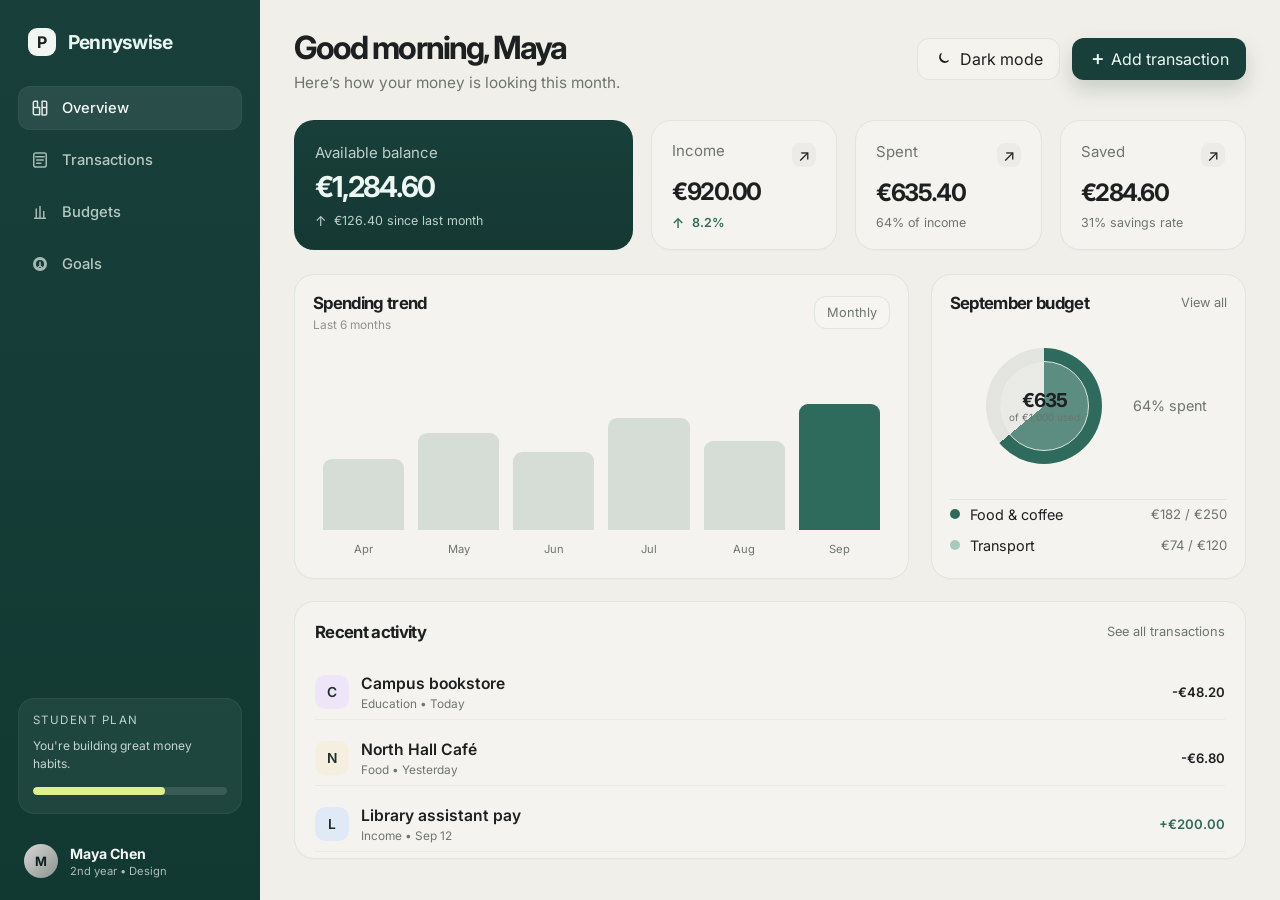
<file: Frontend/index.html>
<!DOCTYPE html>
<html lang="en">
  <head>
    <meta charset="UTF-8" />
    <meta name="viewport" content="width=device-width, initial-scale=1.0" />
    <title>Pennyswise Dashboard</title>
    <link rel="preconnect" href="https://fonts.googleapis.com" />
    <link rel="preconnect" href="https://fonts.gstatic.com" crossorigin />
    <link href="https://fonts.googleapis.com/css2?family=Inter:wght@400;500;600;700;800&display=swap" rel="stylesheet" />
    <link rel="stylesheet" href="styles.css" />
  </head>
  <body>
    <div class="app-shell">
      <aside class="sidebar">
        <div class="brand-row">
          <div class="brand-mark">P</div>
          <span class="brand-name">Pennyswise</span>
        </div>

        <nav class="side-nav" aria-label="Sidebar navigation">
          <a class="nav-item active" href="index.html">
            <span class="icon">
              <svg viewBox="0 0 24 24" aria-hidden="true"><path d="M4 11.5V5.5A1.5 1.5 0 0 1 5.5 4H9v7.5H4Zm0 0h7.5V20H5.5A1.5 1.5 0 0 1 4 18.5v-7Zm10.5 0V4H18.5A1.5 1.5 0 0 1 20 5.5v6h-5.5Zm0 0H20v7.5a1.5 1.5 0 0 1-1.5 1.5H14.5v-9Z"/></svg>
            </span>
            <span>Overview</span>
          </a>
          <a class="nav-item" href="transactions.html">
            <span class="icon">
              <svg viewBox="0 0 24 24" aria-hidden="true"><path d="M7 3.5h10A2.5 2.5 0 0 1 19.5 6v12A2.5 2.5 0 0 1 17 20.5H7A2.5 2.5 0 0 1 4.5 18V6A2.5 2.5 0 0 1 7 3.5Zm0 4.5h10M8 12h8M8 16h5"/></svg>
            </span>
            <span>Transactions</span>
          </a>
          <a class="nav-item" href="budgets.html">
            <span class="icon">
              <svg viewBox="0 0 24 24" aria-hidden="true"><path d="M5.5 19.5h13M7.5 19.5V8.5m4.5 11V5.5m4.5 14v-8"/></svg>
            </span>
            <span>Budgets</span>
          </a>
          <a class="nav-item" href="goals.html">
            <span class="icon">
              <svg viewBox="0 0 24 24" aria-hidden="true"><path d="M12 4.5a7.5 7.5 0 1 0 0 15a7.5 7.5 0 0 0 0-15Zm0 1.75a5.75 5.75 0 1 1 0 11.5a5.75 5.75 0 0 1 0-11.5Zm0 3.5v4.25m0 0l2.25 2.25m-2.25-2.25l-2.25 2.25"/></svg>
            </span>
            <span>Goals</span>
          </a>
        </nav>

        <div class="plan-box">
          <div class="plan-label">STUDENT PLAN</div>
          <div class="plan-text">You're building great money habits.</div>
          <div class="plan-progress">
            <span></span>
          </div>
        </div>

        <div class="profile-box">
          <div class="avatar">M</div>
          <div class="profile-meta">
            <strong>Maya Chen</strong>
            <span>2nd year • Design</span>
          </div>
        </div>
      </aside>

      <main class="main-panel">
        <header class="topbar">
          <div>
            <h1>Good morning, Maya</h1>
            <p>Here’s how your money is looking this month.</p>
          </div>

          <div class="toolbar">
            <button class="ghost-button" id="themeToggle" type="button">
              <span class="button-icon">
                <svg viewBox="0 0 24 24" aria-hidden="true"><path d="M20 14.75A7.75 7.75 0 0 1 9.25 4a7.6 7.6 0 0 0 10.75 10.75Z"/></svg>
              </span>
              <span>Dark mode</span>
            </button>
            <button class="primary-button" type="button">
              <span class="button-icon plus-icon">+</span>
              <span>Add transaction</span>
            </button>
          </div>
        </header>

        <section class="stats-grid" aria-label="Balance overview">
          <article class="stat-card featured">
            <div class="stat-label">Available balance</div>
            <div class="stat-value">€1,284.60</div>
            <div class="stat-footnote">
              <span class="up-arrow">↑</span>
              €126.40 since last month
            </div>
          </article>

          <article class="stat-card">
            <div class="card-header-line">
              <div class="stat-label">Income</div>
              <span class="mini-icon">↗</span>
            </div>
            <div class="stat-value small">€920.00</div>
            <div class="stat-footnote positive">
              <span class="up-arrow">↑</span>
              8.2%
            </div>
          </article>

          <article class="stat-card">
            <div class="card-header-line">
              <div class="stat-label">Spent</div>
              <span class="mini-icon">↗</span>
            </div>
            <div class="stat-value small">€635.40</div>
            <div class="stat-footnote neutral">
              64% of income
            </div>
          </article>

          <article class="stat-card">
            <div class="card-header-line">
              <div class="stat-label">Saved</div>
              <span class="mini-icon">↗</span>
            </div>
            <div class="stat-value small">€284.60</div>
            <div class="stat-footnote neutral">
              31% savings rate
            </div>
          </article>
        </section>

        <section class="bottom-grid">
          <article class="panel chart-panel">
            <div class="panel-head">
              <div>
                <h2>Spending trend</h2>
                <span>Last 6 months</span>
              </div>

              <button type="button" class="period-toggle">Monthly</button>
            </div>

            <div class="bars" aria-label="Bar chart of spending trend">
              <div class="bar-group">
                <div class="bar" style="height: 38%"></div>
                <span>Apr</span>
              </div>
              <div class="bar-group">
                <div class="bar" style="height: 52%"></div>
                <span>May</span>
              </div>
              <div class="bar-group">
                <div class="bar" style="height: 42%"></div>
                <span>Jun</span>
              </div>
              <div class="bar-group">
                <div class="bar" style="height: 60%"></div>
                <span>Jul</span>
              </div>
              <div class="bar-group">
                <div class="bar" style="height: 48%"></div>
                <span>Aug</span>
              </div>
              <div class="bar-group active">
                <div class="bar" style="height: 68%"></div>
                <span>Sep</span>
              </div>
            </div>
          </article>

          <article class="panel budget-panel">
            <div class="panel-head compact">
              <h2>September budget</h2>
              <button type="button" class="link-button">View all</button>
            </div>

            <div class="budget-summary">
              <div class="donut-wrap">
                <div class="donut">
                  <div class="donut-inner">
                    <strong>€635</strong>
                    <span>of €1,000 used</span>
                  </div>
                </div>
              </div>
              <div class="budget-percent">64% spent</div>
            </div>

            <div class="budget-list">
              <div class="budget-item">
                <div class="item-label">
                  <span class="dot food"></span>
                  <span>Food &amp; coffee</span>
                </div>
                <span class="amount">€182 / €250</span>
              </div>
              <div class="budget-item">
                <div class="item-label">
                  <span class="dot transport"></span>
                  <span>Transport</span>
                </div>
                <span class="amount">€74 / €120</span>
              </div>
            </div>
          </article>
        </section>

        <section class="activity-card">
          <div class="panel-head compact">
            <h2>Recent activity</h2>
            <button type="button" class="link-button">See all transactions</button>
          </div>

          <div class="activity-list">
            <div class="activity-row">
              <div class="activity-info">
                <div class="activity-icon purple">C</div>
                <div>
                  <div class="title">Campus bookstore</div>
                  <div class="meta">Education • Today</div>
                </div>
              </div>
              <span class="amount negative">-€48.20</span>
            </div>

            <div class="activity-row">
              <div class="activity-info">
                <div class="activity-icon beige">N</div>
                <div>
                  <div class="title">North Hall Café</div>
                  <div class="meta">Food • Yesterday</div>
                </div>
              </div>
              <span class="amount negative">-€6.80</span>
            </div>

            <div class="activity-row">
              <div class="activity-info">
                <div class="activity-icon blue">L</div>
                <div>
                  <div class="title">Library assistant pay</div>
                  <div class="meta">Income • Sep 12</div>
                </div>
              </div>
              <span class="amount positive">+€200.00</span>
            </div>
          </div>
        </section>
      </main>
    </div>

    <script src="script.js"></script>
  </body>
</html>
</file>
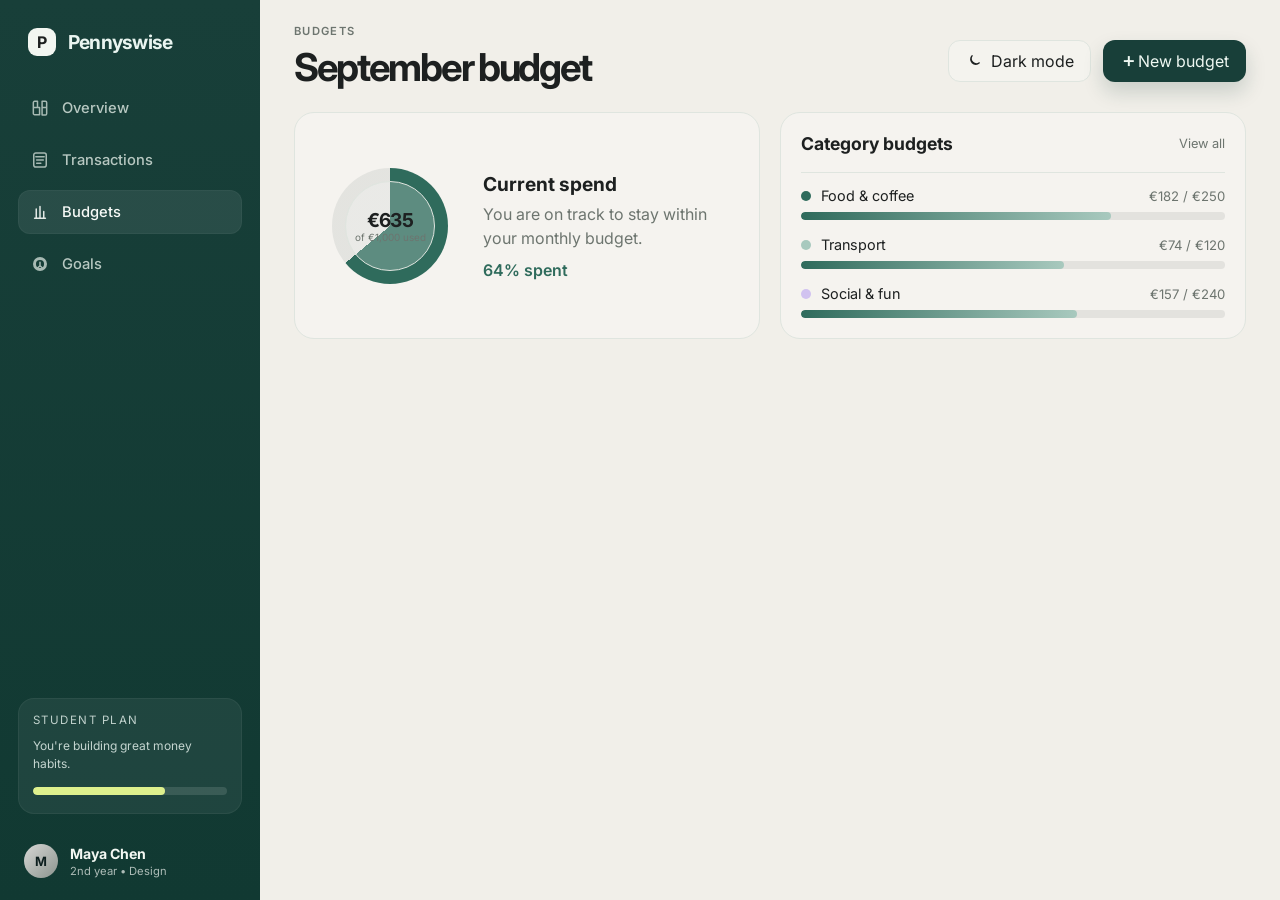
<file: Frontend/budgets.html>
<!DOCTYPE html>
<html lang="en">
  <head>
    <meta charset="UTF-8" />
    <meta name="viewport" content="width=device-width, initial-scale=1.0" />
    <title>Pennyswise | Budgets</title>
    <link rel="preconnect" href="https://fonts.googleapis.com" />
    <link rel="preconnect" href="https://fonts.gstatic.com" crossorigin />
    <link href="https://fonts.googleapis.com/css2?family=Inter:wght@400;500;600;700;800&display=swap" rel="stylesheet" />
    <link rel="stylesheet" href="styles.css" />
  </head>
  <body>
    <div class="app-shell">
      <aside class="sidebar">
        <div class="brand-row">
          <div class="brand-mark">P</div>
          <span class="brand-name">Pennyswise</span>
        </div>

        <nav class="side-nav" aria-label="Sidebar navigation">
          <a class="nav-item" href="index.html">
            <span class="icon"><svg viewBox="0 0 24 24" aria-hidden="true"><path d="M4 11.5V5.5A1.5 1.5 0 0 1 5.5 4H9v7.5H4Zm0 0h7.5V20H5.5A1.5 1.5 0 0 1 4 18.5v-7Zm10.5 0V4H18.5A1.5 1.5 0 0 1 20 5.5v6h-5.5Zm0 0H20v7.5a1.5 1.5 0 0 1-1.5 1.5H14.5v-9Z"/></svg></span>
            <span>Overview</span>
          </a>
          <a class="nav-item" href="transactions.html">
            <span class="icon"><svg viewBox="0 0 24 24" aria-hidden="true"><path d="M7 3.5h10A2.5 2.5 0 0 1 19.5 6v12A2.5 2.5 0 0 1 17 20.5H7A2.5 2.5 0 0 1 4.5 18V6A2.5 2.5 0 0 1 7 3.5Zm0 4.5h10M8 12h8M8 16h5"/></svg></span>
            <span>Transactions</span>
          </a>
          <a class="nav-item active" href="budgets.html">
            <span class="icon"><svg viewBox="0 0 24 24" aria-hidden="true"><path d="M5.5 19.5h13M7.5 19.5V8.5m4.5 11V5.5m4.5 14v-8"/></svg></span>
            <span>Budgets</span>
          </a>
          <a class="nav-item" href="goals.html">
            <span class="icon"><svg viewBox="0 0 24 24" aria-hidden="true"><path d="M12 4.5a7.5 7.5 0 1 0 0 15a7.5 7.5 0 0 0 0-15Zm0 1.75a5.75 5.75 0 1 1 0 11.5a5.75 5.75 0 0 1 0-11.5Zm0 3.5v4.25m0 0l2.25 2.25m-2.25-2.25l-2.25 2.25"/></svg></span>
            <span>Goals</span>
          </a>
        </nav>

        <div class="plan-box">
          <div class="plan-label">STUDENT PLAN</div>
          <div class="plan-text">You're building great money habits.</div>
          <div class="plan-progress"><span></span></div>
        </div>

        <div class="profile-box">
          <div class="avatar">M</div>
          <div class="profile-meta">
            <strong>Maya Chen</strong>
            <span>2nd year • Design</span>
          </div>
        </div>
      </aside>

      <main class="main-panel inner-page">
        <header class="page-header">
          <div>
            <p class="eyebrow">Budgets</p>
            <h1>September budget</h1>
          </div>
          <div class="toolbar">
            <button class="ghost-button" id="themeToggle" type="button">
              <span class="button-icon">
                <svg viewBox="0 0 24 24" aria-hidden="true"><path d="M20 14.75A7.75 7.75 0 0 1 9.25 4a7.6 7.6 0 0 0 10.75 10.75Z"/></svg>
              </span>
              <span>Dark mode</span>
            </button>
            <button class="primary-button" type="button"><span class="button-icon plus-icon">+</span><span>New budget</span></button>
          </div>
        </header>

        <section class="budget-grid">
          <article class="content-card budget-hero">
            <div class="donut-wrap">
              <div class="donut">
                <div class="donut-inner">
                  <strong>€635</strong>
                  <span>of €1,000 used</span>
                </div>
              </div>
            </div>
            <div class="budget-copy">
              <h2>Current spend</h2>
              <p>You are on track to stay within your monthly budget.</p>
              <span class="positive">64% spent</span>
            </div>
          </article>

          <article class="content-card">
            <div class="list-header">
              <h2>Category budgets</h2>
              <button class="link-button" type="button">View all</button>
            </div>

            <div class="budget-list vertical">
              <div class="budget-item line-item">
                <div class="item-label"><span class="dot food"></span><span>Food &amp; coffee</span></div>
                <span class="amount">€182 / €250</span>
              </div>
              <div class="progress-track"><span style="width: 73%"></span></div>

              <div class="budget-item line-item">
                <div class="item-label"><span class="dot transport"></span><span>Transport</span></div>
                <span class="amount">€74 / €120</span>
              </div>
              <div class="progress-track"><span style="width: 62%"></span></div>

              <div class="budget-item line-item">
                <div class="item-label"><span class="dot social"></span><span>Social &amp; fun</span></div>
                <span class="amount">€157 / €240</span>
              </div>
              <div class="progress-track"><span style="width: 65%"></span></div>
            </div>
          </article>
        </section>
      </main>
    </div>

    <script src="script.js"></script>
  </body>
</html>
</file>
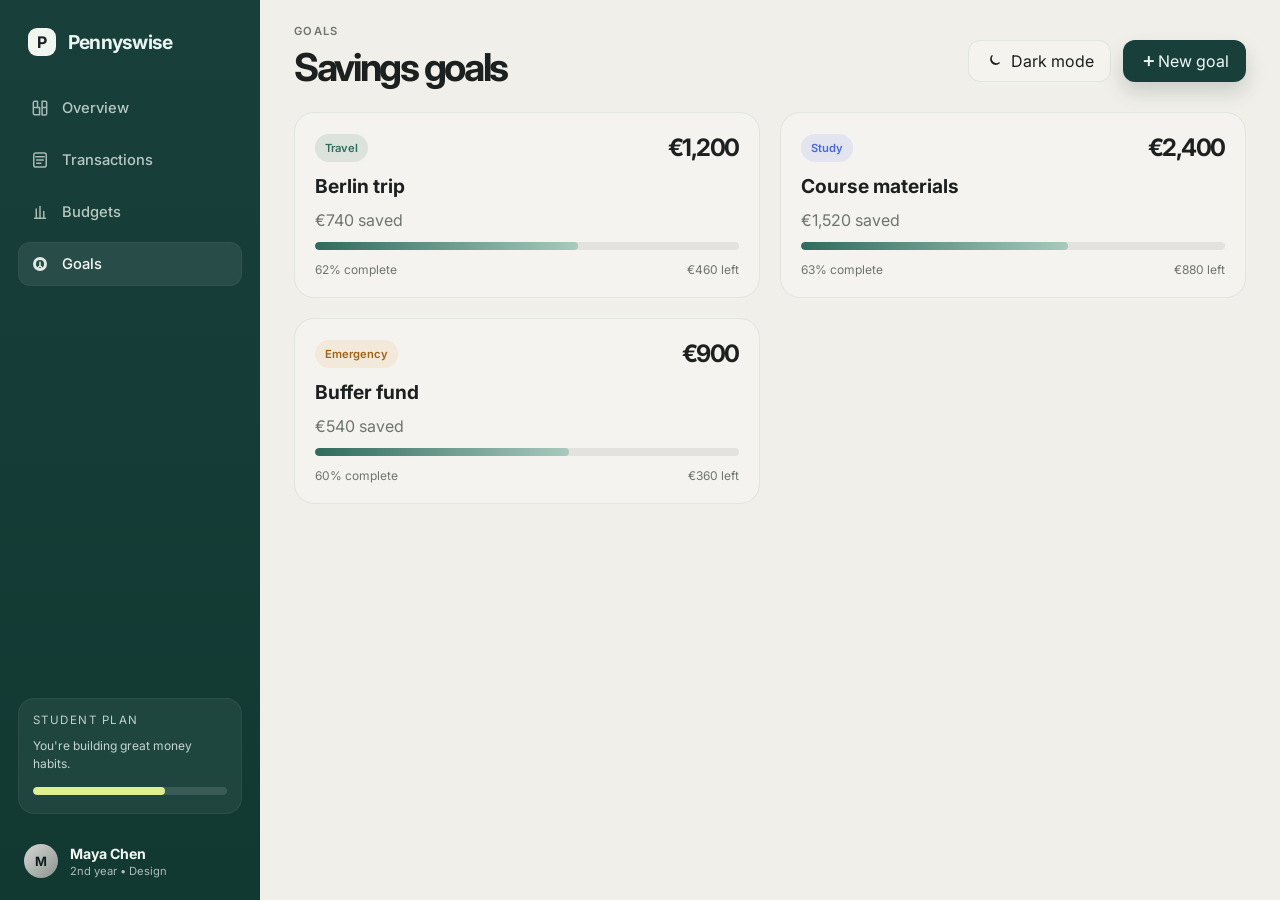
<file: Frontend/goals.html>
<!DOCTYPE html>
<html lang="en">
  <head>
    <meta charset="UTF-8" />
    <meta name="viewport" content="width=device-width, initial-scale=1.0" />
    <title>Pennyswise | Goals</title>
    <link rel="preconnect" href="https://fonts.googleapis.com" />
    <link rel="preconnect" href="https://fonts.gstatic.com" crossorigin />
    <link href="https://fonts.googleapis.com/css2?family=Inter:wght@400;500;600;700;800&display=swap" rel="stylesheet" />
    <link rel="stylesheet" href="styles.css" />
  </head>
  <body>
    <div class="app-shell">
      <aside class="sidebar">
        <div class="brand-row">
          <div class="brand-mark">P</div>
          <span class="brand-name">Pennyswise</span>
        </div>

        <nav class="side-nav" aria-label="Sidebar navigation">
          <a class="nav-item" href="index.html">
            <span class="icon"><svg viewBox="0 0 24 24" aria-hidden="true"><path d="M4 11.5V5.5A1.5 1.5 0 0 1 5.5 4H9v7.5H4Zm0 0h7.5V20H5.5A1.5 1.5 0 0 1 4 18.5v-7Zm10.5 0V4H18.5A1.5 1.5 0 0 1 20 5.5v6h-5.5Zm0 0H20v7.5a1.5 1.5 0 0 1-1.5 1.5H14.5v-9Z"/></svg></span>
            <span>Overview</span>
          </a>
          <a class="nav-item" href="transactions.html">
            <span class="icon"><svg viewBox="0 0 24 24" aria-hidden="true"><path d="M7 3.5h10A2.5 2.5 0 0 1 19.5 6v12A2.5 2.5 0 0 1 17 20.5H7A2.5 2.5 0 0 1 4.5 18V6A2.5 2.5 0 0 1 7 3.5Zm0 4.5h10M8 12h8M8 16h5"/></svg></span>
            <span>Transactions</span>
          </a>
          <a class="nav-item" href="budgets.html">
            <span class="icon"><svg viewBox="0 0 24 24" aria-hidden="true"><path d="M5.5 19.5h13M7.5 19.5V8.5m4.5 11V5.5m4.5 14v-8"/></svg></span>
            <span>Budgets</span>
          </a>
          <a class="nav-item active" href="goals.html">
            <span class="icon"><svg viewBox="0 0 24 24" aria-hidden="true"><path d="M12 4.5a7.5 7.5 0 1 0 0 15a7.5 7.5 0 0 0 0-15Zm0 1.75a5.75 5.75 0 1 1 0 11.5a5.75 5.75 0 0 1 0-11.5Zm0 3.5v4.25m0 0l2.25 2.25m-2.25-2.25l-2.25 2.25"/></svg></span>
            <span>Goals</span>
          </a>
        </nav>

        <div class="plan-box">
          <div class="plan-label">STUDENT PLAN</div>
          <div class="plan-text">You're building great money habits.</div>
          <div class="plan-progress"><span></span></div>
        </div>

        <div class="profile-box">
          <div class="avatar">M</div>
          <div class="profile-meta">
            <strong>Maya Chen</strong>
            <span>2nd year • Design</span>
          </div>
        </div>
      </aside>

      <main class="main-panel inner-page">
        <header class="page-header">
          <div>
            <p class="eyebrow">Goals</p>
            <h1>Savings goals</h1>
          </div>
          <div class="toolbar">
            <button class="ghost-button" id="themeToggle" type="button">
              <span class="button-icon">
                <svg viewBox="0 0 24 24" aria-hidden="true"><path d="M20 14.75A7.75 7.75 0 0 1 9.25 4a7.6 7.6 0 0 0 10.75 10.75Z"/></svg>
              </span>
              <span>Dark mode</span>
            </button>
            <button class="primary-button" type="button"><span class="button-icon plus-icon">+</span><span>New goal</span></button>
          </div>
        </header>

        <section class="goal-grid">
          <article class="content-card goal-card">
            <div class="goal-top">
              <span class="goal-tag green">Travel</span>
              <strong>€1,200</strong>
            </div>
            <h3>Berlin trip</h3>
            <p>€740 saved</p>
            <div class="progress-track"><span style="width: 62%"></span></div>
            <div class="goal-meta"><span>62% complete</span><span>€460 left</span></div>
          </article>

          <article class="content-card goal-card">
            <div class="goal-top">
              <span class="goal-tag blue">Study</span>
              <strong>€2,400</strong>
            </div>
            <h3>Course materials</h3>
            <p>€1,520 saved</p>
            <div class="progress-track"><span style="width: 63%"></span></div>
            <div class="goal-meta"><span>63% complete</span><span>€880 left</span></div>
          </article>

          <article class="content-card goal-card">
            <div class="goal-top">
              <span class="goal-tag orange">Emergency</span>
              <strong>€900</strong>
            </div>
            <h3>Buffer fund</h3>
            <p>€540 saved</p>
            <div class="progress-track"><span style="width: 60%"></span></div>
            <div class="goal-meta"><span>60% complete</span><span>€360 left</span></div>
          </article>
        </section>
      </main>
    </div>

    <script src="script.js"></script>
  </body>
</html>
</file>
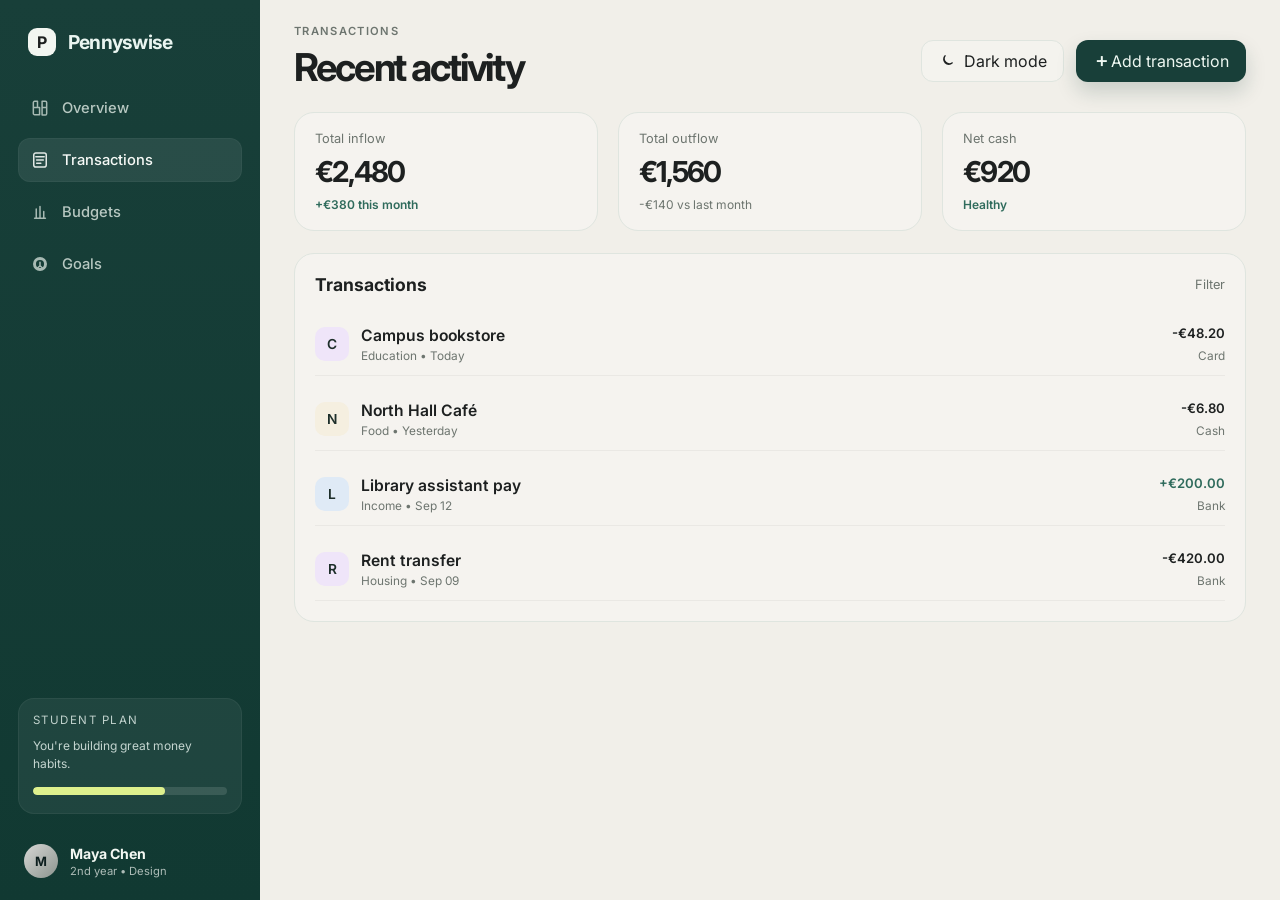
<file: Frontend/transactions.html>
<!DOCTYPE html>
<html lang="en">
  <head>
    <meta charset="UTF-8" />
    <meta name="viewport" content="width=device-width, initial-scale=1.0" />
    <title>Pennyswise | Transactions</title>
    <link rel="preconnect" href="https://fonts.googleapis.com" />
    <link rel="preconnect" href="https://fonts.gstatic.com" crossorigin />
    <link href="https://fonts.googleapis.com/css2?family=Inter:wght@400;500;600;700;800&display=swap" rel="stylesheet" />
    <link rel="stylesheet" href="styles.css" />
  </head>
  <body>
    <div class="app-shell">
      <aside class="sidebar">
        <div class="brand-row">
          <div class="brand-mark">P</div>
          <span class="brand-name">Pennyswise</span>
        </div>

        <nav class="side-nav" aria-label="Sidebar navigation">
          <a class="nav-item" href="index.html">
            <span class="icon"><svg viewBox="0 0 24 24" aria-hidden="true"><path d="M4 11.5V5.5A1.5 1.5 0 0 1 5.5 4H9v7.5H4Zm0 0h7.5V20H5.5A1.5 1.5 0 0 1 4 18.5v-7Zm10.5 0V4H18.5A1.5 1.5 0 0 1 20 5.5v6h-5.5Zm0 0H20v7.5a1.5 1.5 0 0 1-1.5 1.5H14.5v-9Z"/></svg></span>
            <span>Overview</span>
          </a>
          <a class="nav-item active" href="transactions.html">
            <span class="icon"><svg viewBox="0 0 24 24" aria-hidden="true"><path d="M7 3.5h10A2.5 2.5 0 0 1 19.5 6v12A2.5 2.5 0 0 1 17 20.5H7A2.5 2.5 0 0 1 4.5 18V6A2.5 2.5 0 0 1 7 3.5Zm0 4.5h10M8 12h8M8 16h5"/></svg></span>
            <span>Transactions</span>
          </a>
          <a class="nav-item" href="budgets.html">
            <span class="icon"><svg viewBox="0 0 24 24" aria-hidden="true"><path d="M5.5 19.5h13M7.5 19.5V8.5m4.5 11V5.5m4.5 14v-8"/></svg></span>
            <span>Budgets</span>
          </a>
          <a class="nav-item" href="goals.html">
            <span class="icon"><svg viewBox="0 0 24 24" aria-hidden="true"><path d="M12 4.5a7.5 7.5 0 1 0 0 15a7.5 7.5 0 0 0 0-15Zm0 1.75a5.75 5.75 0 1 1 0 11.5a5.75 5.75 0 0 1 0-11.5Zm0 3.5v4.25m0 0l2.25 2.25m-2.25-2.25l-2.25 2.25"/></svg></span>
            <span>Goals</span>
          </a>
        </nav>

        <div class="plan-box">
          <div class="plan-label">STUDENT PLAN</div>
          <div class="plan-text">You're building great money habits.</div>
          <div class="plan-progress"><span></span></div>
        </div>

        <div class="profile-box">
          <div class="avatar">M</div>
          <div class="profile-meta">
            <strong>Maya Chen</strong>
            <span>2nd year • Design</span>
          </div>
        </div>
      </aside>

      <main class="main-panel inner-page">
        <header class="page-header">
          <div>
            <p class="eyebrow">Transactions</p>
            <h1>Recent activity</h1>
          </div>
          <div class="toolbar">
            <button class="ghost-button" id="themeToggle" type="button">
              <span class="button-icon">
                <svg viewBox="0 0 24 24" aria-hidden="true"><path d="M20 14.75A7.75 7.75 0 0 1 9.25 4a7.6 7.6 0 0 0 10.75 10.75Z"/></svg>
              </span>
              <span>Dark mode</span>
            </button>
            <button class="primary-button" type="button"><span class="button-icon plus-icon">+</span><span>Add transaction</span></button>
          </div>
        </header>

        <section class="page-summary-grid">
          <article class="mini-stat-card">
            <span class="mini-label">Total inflow</span>
            <strong>€2,480</strong>
            <small class="positive">+€380 this month</small>
          </article>
          <article class="mini-stat-card">
            <span class="mini-label">Total outflow</span>
            <strong>€1,560</strong>
            <small class="neutral">-€140 vs last month</small>
          </article>
          <article class="mini-stat-card">
            <span class="mini-label">Net cash</span>
            <strong>€920</strong>
            <small class="positive">Healthy</small>
          </article>
        </section>

        <section class="content-card">
          <div class="list-header">
            <h2>Transactions</h2>
            <button class="link-button" type="button">Filter</button>
          </div>

          <div class="transaction-list">
            <div class="transaction-row">
              <div class="transaction-main">
                <div class="activity-icon purple">C</div>
                <div>
                  <div class="title">Campus bookstore</div>
                  <div class="meta">Education • Today</div>
                </div>
              </div>
              <div class="transaction-side">
                <span class="amount negative">-€48.20</span>
                <span class="meta">Card</span>
              </div>
            </div>

            <div class="transaction-row">
              <div class="transaction-main">
                <div class="activity-icon beige">N</div>
                <div>
                  <div class="title">North Hall Café</div>
                  <div class="meta">Food • Yesterday</div>
                </div>
              </div>
              <div class="transaction-side">
                <span class="amount negative">-€6.80</span>
                <span class="meta">Cash</span>
              </div>
            </div>

            <div class="transaction-row">
              <div class="transaction-main">
                <div class="activity-icon blue">L</div>
                <div>
                  <div class="title">Library assistant pay</div>
                  <div class="meta">Income • Sep 12</div>
                </div>
              </div>
              <div class="transaction-side">
                <span class="amount positive">+€200.00</span>
                <span class="meta">Bank</span>
              </div>
            </div>

            <div class="transaction-row">
              <div class="transaction-main">
                <div class="activity-icon purple">R</div>
                <div>
                  <div class="title">Rent transfer</div>
                  <div class="meta">Housing • Sep 09</div>
                </div>
              </div>
              <div class="transaction-side">
                <span class="amount negative">-€420.00</span>
                <span class="meta">Bank</span>
              </div>
            </div>
          </div>
        </section>
      </main>
    </div>

    <script src="script.js"></script>
  </body>
</html>
</file>
<file: Frontend/styles.css>
:root {
  --page-bg: #f1efe9;
  --panel-bg: #f7f6f3;
  --panel-strong: #e5e6e2;
  --sidebar-bg: #183f39;
  --sidebar-bg-2: #113932;
  --card-soft: #eef5f1;
  --card-soft-2: #dde8e4;
  --primary: #2f6b5c;
  --primary-dark: #1d4e45;
  --text: #1d2020;
  --muted: #6d756f;
  --muted-2: #8d938f;
  --line: #dfe5df;
  --budget: #cfe0d8;
  --budget-strong: #2d7d68;
  --budget-soft: #a8c9be;
  --accent: #ddf08d;
  --white: #ffffff;
  --shadow: 0 18px 30px rgba(17, 28, 25, 0.06);
  --radius-xl: 26px;
  --radius-lg: 20px;
  --radius-md: 16px;
}

body.dark-mode {
  --page-bg: #121a1a;
  --panel-bg: #1b2523;
  --panel-strong: #25332e;
  --sidebar-bg: #122c29;
  --sidebar-bg-2: #0d2120;
  --card-soft: #1b2a28;
  --card-soft-2: #233c38;
  --primary: #4bb996;
  --primary-dark: #3b8d78;
  --text: #edf7f3;
  --muted: #b2c1bb;
  --muted-2: #9aa8a3;
  --line: #2e3a37;
  --budget: #2b574d;
  --budget-strong: #69d0ad;
  --budget-soft: #4fae8d;
  --accent: #d7ef6d;
  --white: #1c2725;
  --shadow: 0 18px 30px rgba(0, 0, 0, 0.2);
}

* {
  box-sizing: border-box;
}

html, body {
  margin: 0;
  min-height: 100%;
  font-family: "Inter", sans-serif;
  background: var(--page-bg);
  color: var(--text);
}

body {
  min-height: 100vh;
  margin: 0;
}

button {
  font: inherit;
}

.app-shell {
  width: 100%;
  min-height: 100vh;
  background: rgba(255, 255, 255, 0.18);
  border-radius: 0;
  box-shadow: none;
  display: flex;
  overflow: hidden;
  border: none;
}

.sidebar {
  width: 260px;
  background: linear-gradient(180deg, var(--sidebar-bg) 0%, var(--sidebar-bg-2) 100%);
  color: #e9f5f0;
  padding: 20px 18px 18px;
  display: flex;
  flex-direction: column;
}

.brand-row {
  display: flex;
  align-items: center;
  gap: 12px;
  padding: 8px 10px 22px;
}

.brand-mark {
  width: 28px;
  height: 28px;
  display: grid;
  place-items: center;
  border-radius: 9px;
  background: rgba(255,255,255,0.15);
  font-weight: 700;
  color: var(--text);
  background: #f2f6f1;
}

.brand-name {
  font-weight: 700;
  font-size: 1.2rem;
  letter-spacing: -0.04em;
}

.side-nav {
  display: flex;
  flex-direction: column;
  gap: 8px;
  margin-top: 8px;
}

.nav-item {
  border: 0;
  background: transparent;
  color: rgba(234, 243, 236, 0.76);
  display: flex;
  align-items: center;
  gap: 12px;
  padding: 12px 12px;
  border-radius: 12px;
  text-align: left;
  cursor: pointer;
  transition: 0.2s ease;
  font-size: 0.92rem;
  font-weight: 500;
  text-decoration: none;
}

.nav-item.active {
  background: rgba(255, 255, 255, 0.08);
  color: #f7faf7;
  box-shadow: inset 0 0 0 1px rgba(255,255,255,0.04);
}

.nav-item .icon {
  width: 20px;
  height: 20px;
  opacity: 0.9;
}

.nav-item svg {
  width: 100%;
  height: 100%;
  stroke: currentColor;
  stroke-width: 1.8;
  fill: none;
  stroke-linecap: round;
  stroke-linejoin: round;
}

.plan-box {
  margin-top: auto;
  background: rgba(255,255,255,0.06);
  border-radius: 16px;
  padding: 14px 14px 18px;
  border: 1px solid rgba(255,255,255,0.05);
}

.plan-label {
  font-size: 0.72rem;
  letter-spacing: 0.13em;
  opacity: 0.8;
  margin-bottom: 10px;
}

.plan-text {
  font-size: 0.75rem;
  line-height: 1.5;
  opacity: 0.82;
}

.plan-progress {
  height: 8px;
  border-radius: 999px;
  background: rgba(255,255,255,0.12);
  position: relative;
  overflow: hidden;
  margin-top: 14px;
}

.plan-progress span {
  position: absolute;
  inset: 0 auto 0 0;
  width: 68%;
  background: var(--accent);
  border-radius: inherit;
}

.profile-box {
  display: flex;
  align-items: center;
  gap: 12px;
  margin-top: 18px;
  padding: 12px 6px 4px;
}

.avatar {
  width: 34px;
  height: 34px;
  border-radius: 50%;
  background: linear-gradient(135deg, #d7d7d5, #8b948e);
  display: grid;
  place-items: center;
  color: #0d1f1f;
  font-weight: 700;
  font-size: 0.8rem;
}

.profile-meta {
  display: flex;
  flex-direction: column;
  gap: 2px;
}

.profile-meta strong {
  font-size: 0.88rem;
  color: #f3f8f3;
}

.profile-meta span {
  font-size: 0.7rem;
  color: rgba(240, 244, 240, 0.7);
}

.main-panel {
  flex: 1;
  background: var(--page-bg);
  padding: 30px 34px 28px;
  min-width: 0;
}

.topbar {
  display: flex;
  align-items: flex-start;
  justify-content: space-between;
  gap: 16px;
  margin-bottom: 28px;
}

.topbar h1 {
  margin: 0;
  font-size: clamp(2rem, 2.5vw, 3rem);
  line-height: 1.1;
  letter-spacing: -0.06em;
  font-weight: 700;
}

.topbar p {
  margin: 8px 0 0;
  color: var(--muted);
  font-size: 0.96rem;
}

.toolbar {
  display: flex;
  align-items: center;
  gap: 12px;
  margin-top: 8px;
}

.ghost-button,
.primary-button,
.link-button,
.period-toggle {
  border: 1px solid var(--line);
  background: rgba(255,255,255,0.3);
  color: var(--text);
  border-radius: 12px;
  padding: 10px 16px;
  cursor: pointer;
  transition: 0.2s ease;
}

.primary-button {
  background: var(--sidebar-bg);
  color: #eef8f2;
  border-color: transparent;
  box-shadow: 0 10px 20px rgba(24, 63, 57, 0.18);
}

.ghost-button {
  display: inline-flex;
  align-items: center;
  gap: 8px;
  background: rgba(255,255,255,0.22);
}

.button-icon {
  width: 18px;
  height: 18px;
  display: inline-flex;
  align-items: center;
  justify-content: center;
}

.button-icon svg {
  width: 16px;
  height: 16px;
  stroke: currentColor;
  stroke-width: 1.8;
  fill: none;
  stroke-linecap: round;
  stroke-linejoin: round;
}

.plus-icon {
  font-size: 1.3rem;
  line-height: 1;
  font-weight: 500;
}

.stats-grid {
  display: grid;
  grid-template-columns: 1.82fr 1fr 1fr 1fr;
  gap: 18px;
  margin-bottom: 24px;
}

.stat-card,
.panel,
.activity-card {
  background: rgba(255,255,255,0.26);
  border: 1px solid var(--line);
  border-radius: var(--radius-lg);
  box-shadow: 0 1px 0 rgba(17, 17, 17, 0.02);
}

.stat-card {
  padding: 20px 20px 18px;
  min-height: 126px;
  display: flex;
  flex-direction: column;
  justify-content: center;
}

.featured {
  background: linear-gradient(180deg, #183f39, #153833);
  color: #edf8f3;
  border-color: transparent;
}

.card-header-line {
  display: flex;
  align-items: center;
  justify-content: space-between;
  margin-bottom: 10px;
}

.mini-icon {
  width: 24px;
  height: 24px;
  display: grid;
  place-items: center;
  background: rgba(18, 48, 44, 0.04);
  border-radius: 8px;
  color: var(--text);
  font-size: 1rem;
}

.featured .mini-icon {
  background: rgba(255,255,255,0.08);
  color: #edf8f3;
}

.stat-label {
  color: var(--muted);
  font-size: 0.94rem;
  margin-bottom: 8px;
}

.featured .stat-label {
  color: rgba(232, 242, 238, 0.8);
}

.stat-value {
  font-size: clamp(1.8rem, 2vw, 2.8rem);
  font-weight: 700;
  letter-spacing: -0.06em;
  line-height: 1.2;
  margin-bottom: 8px;
}

.stat-value.small {
  font-size: clamp(1.5rem, 1.8vw, 2.1rem);
}

.stat-footnote {
  display: flex;
  align-items: center;
  gap: 8px;
  font-size: 0.78rem;
  color: var(--muted);
}

.featured .stat-footnote {
  color: rgba(233, 246, 238, 0.8);
}

.up-arrow {
  font-size: 0.86rem;
}

.positive {
  color: var(--primary);
  font-weight: 600;
}

.neutral {
  color: var(--muted);
}

.bottom-grid {
  display: grid;
  grid-template-columns: 1.95fr 1fr;
  gap: 22px;
  margin-bottom: 22px;
}

.panel {
  padding: 18px 18px 12px;
  min-height: 300px;
}

.panel-head {
  display: flex;
  align-items: center;
  justify-content: space-between;
  gap: 12px;
  margin-bottom: 14px;
}

.panel-head h2 {
  margin: 0;
  font-size: 1.05rem;
  letter-spacing: -0.04em;
}

.panel-head span {
  display: block;
  margin-top: 5px;
  font-size: 0.74rem;
  color: var(--muted-2);
}

.period-toggle {
  background: rgba(255,255,255,0.12);
  border-color: var(--line);
  padding: 8px 12px;
  font-size: 0.8rem;
  color: var(--muted);
}

.bars {
  height: 220px;
  display: flex;
  align-items: flex-end;
  justify-content: space-between;
  gap: 14px;
  padding: 24px 10px 10px;
  border-radius: 14px;
  background: linear-gradient(180deg, rgba(255,255,255,0.04), rgba(255,255,255,0));
}

.bar-group {
  display: flex;
  flex: 1;
  flex-direction: column;
  align-items: center;
  justify-content: flex-end;
  gap: 12px;
  height: 100%;
}

.bar {
  width: 100%;

  border-radius: 9px 9px 0 0;
  background: rgba(70, 120, 100, 0.18);
  min-height: 18px;
}

.bar-group.active .bar {
  background: var(--primary);
}

.bar-group span {
  font-size: 0.7rem;
  color: var(--muted);
}

.compact {
  margin-bottom: 18px;
}

.link-button {
  background: transparent;
  border: none;
  color: var(--muted);
  padding: 0;
  font-size: 0.8rem;
}

.budget-summary {
  display: flex;
  align-items: center;
  justify-content: center;
  gap: 18px;
  margin-top: 6px;
  margin-bottom: 18px;
}

.donut-wrap {
  display: flex;
  align-items: center;
  justify-content: center;
  width: 150px;
  height: 150px;
}

.donut {
  position: relative;
  width: 116px;
  height: 116px;
  border-radius: 50%;
  background: conic-gradient(var(--primary) 0 64%, rgba(20, 47, 44, 0.08) 64% 100%);
  display: grid;
  place-items: center;
}

.donut::before {
  content: "";
  position: absolute;
  inset: 13px;
  background: rgba(255,255,255,0.22);
  border-radius: 50%;
  border: 1px solid var(--line);
}

.donut-inner {
  position: relative;
  z-index: 1;
  display: flex;
  flex-direction: column;
  align-items: center;
  justify-content: center;
  text-align: center;
  color: var(--text);
}

.donut-inner strong {
  font-size: 1.2rem;
  letter-spacing: -0.05em;
}

.donut-inner span {
  font-size: 0.62rem;
  color: var(--muted);
 
  line-height: 1.2;
}

.budget-percent {
  font-size: 0.9rem;
  color: var(--muted);
  margin-left: -4px;
}

.budget-list {
  display: flex;
  flex-direction: column;
  gap: 14px;
  padding-top: 6px;
  margin-top: 10px;
  border-top: 1px solid var(--line);
}

.budget-item {
  display: flex;
  align-items: center;
  justify-content: space-between;
  gap: 8px;
  font-size: 0.9rem;
}

.item-label {
  display: flex;
  align-items: center;
  gap: 10px;
  color: var(--text);
}

.dot {
  width: 10px;
  height: 10px;
  border-radius: 50%;
  display: inline-block;
}

.dot.food {
  background: var(--primary);
}

.dot.transport {
  background: var(--budget-soft);
}

.amount {
  color: var(--muted);
  font-size: 0.82rem;
}

.activity-card {
  padding: 20px 20px 6px;
}

.activity-list {
  display: flex;
  flex-direction: column;
  gap: 12px;
  padding-top: 6px;
}

.activity-row {
  display: flex;
  align-items: center;
  justify-content: space-between;
  gap: 12px;
  padding: 8px 0;
  border-bottom: 1px solid rgba(19, 22, 20, 0.04);
}

.activity-info {
  display: flex;
  align-items: center;
  gap: 12px;
}

.activity-icon {
  width: 34px;
  height: 34px;
  display: grid;
  place-items: center;
  border-radius: 10px;
  font-size: 0.86rem;
  font-weight: 600;
  color: #1d2e2a;
}

.activity-icon.purple {
  background: #efe5f9;
}

.activity-icon.beige {
  background: #f5efe0;
}

.activity-icon.blue {
  background: #dfeaf6;
}

.title {
  font-size: 0.98rem;
  font-weight: 600;
}

.meta {
  font-size: 0.74rem;
  color: var(--muted);
  margin-top: 4px;
}

.amount.negative {
  color: var(--text);
  font-weight: 600;
}

.amount.positive {
  color: var(--primary);
  font-weight: 600;
}

.inner-page {
  padding-top: 24px;
}

.page-header {
  display: flex;
  align-items: center;
  justify-content: space-between;
  gap: 16px;
  margin-bottom: 22px;
}

.eyebrow {
  margin: 0 0 6px;
  text-transform: uppercase;
  letter-spacing: 0.12em;
  color: var(--muted);
  font-weight: 600;
  font-size: 0.7rem;
}

.page-header h1 {
  margin: 0;
  font-size: clamp(2rem, 3vw, 2.7rem);
  letter-spacing: -0.06em;
}

.page-summary-grid,
.goal-grid,
.budget-grid {
  display: grid;
  gap: 20px;
  margin-bottom: 22px;
}

.page-summary-grid {
  grid-template-columns: repeat(3, minmax(0, 1fr));
}

.goal-grid,
.budget-grid {
  grid-template-columns: repeat(2, minmax(0, 1fr));
}

.mini-stat-card,
.content-card {
  background: rgba(255,255,255,0.26);
  border: 1px solid var(--line);
  border-radius: 20px;
  padding: 18px 20px;
}

.mini-stat-card {
  display: flex;
  flex-direction: column;
  gap: 8px;
}

.mini-label {
  color: var(--muted);
  font-size: 0.8rem;
}

.mini-stat-card strong {
  font-size: 1.8rem;
  letter-spacing: -0.06em;
}

.mini-stat-card small {
  font-size: 0.75rem;
}

.content-card {
  padding: 20px;
}

.list-header {
  display: flex;
  align-items: center;
  justify-content: space-between;
  margin-bottom: 18px;
}

.list-header h2 {
  margin: 0;
  font-size: 1.1rem;
}

.transaction-list {
  display: flex;
  flex-direction: column;
  gap: 12px;
}

.transaction-row {
  display: flex;
  align-items: center;
  justify-content: space-between;
  gap: 14px;
  padding: 12px 0;
  border-bottom: 1px solid rgba(20, 25, 23, 0.05);
}

.transaction-main {
  display: flex;
  align-items: center;
  gap: 12px;
}

.transaction-side {
  display: flex;
  flex-direction: column;
  align-items: flex-end;
  gap: 4px;
}

.budget-hero {
  display: flex;
  align-items: center;
  gap: 18px;
}

.budget-copy {
  flex: 1;
}

.budget-copy h2 {
  margin: 0 0 6px;
  font-size: 1.2rem;
}

.budget-copy p {
  margin: 0 0 10px;
  color: var(--muted);
  line-height: 1.5;
}

.line-item {
  padding: 0;
  border: none;
  margin-top: 8px;
}

.vertical {
  gap: 8px;
}

.progress-track {
  width: 100%;
  height: 8px;
  border-radius: 999px;
  background: rgba(17, 36, 31, 0.08);
  overflow: hidden;
}

.progress-track span {
  display: block;
  height: 100%;
  border-radius: inherit;
  background: linear-gradient(90deg, var(--primary), var(--budget-soft));
}

.dot.social {
  background: #d1c2f0;
}

.goal-card {
  display: flex;
  flex-direction: column;
  gap: 12px;
}

.goal-top {
  display: flex;
  align-items: center;
  justify-content: space-between;
  gap: 12px;
}

.goal-top strong {
  font-size: 1.5rem;
  letter-spacing: -0.06em;
}

.goal-tag {
  display: inline-flex;
  align-items: center;
  padding: 7px 10px;
  border-radius: 999px;
  font-size: 0.7rem;
  font-weight: 600;
}

.goal-tag.green {
  background: rgba(47, 107, 92, 0.12);
  color: var(--primary);
}

.goal-tag.blue {
  background: rgba(88, 122, 246, 0.12);
  color: #4969db;
}

.goal-tag.orange {
  background: rgba(228, 153, 71, 0.12);
  color: #a26114;
}

.goal-card h3 {
  margin: 0;
  font-size: 1.2rem;
}

.goal-card p {
  margin: 0;
  color: var(--muted);
}

.goal-meta {
  display: flex;
  justify-content: space-between;
  gap: 12px;
  color: var(--muted);
  font-size: 0.75rem;
}

@media (max-width: 980px) {
  .page-summary-grid,
  .goal-grid,
  .budget-grid {
    grid-template-columns: 1fr;
  }

  .page-header,
  .budget-hero {
    flex-direction: column;
    align-items: flex-start;
  }
}

@media (max-width: 980px) {
  .app-shell {
    flex-direction: column;
  }

  .sidebar {
    width: 100%;
  }

  .bottom-grid,
  .stats-grid {
    grid-template-columns: 1fr;
  }

  .topbar {
    flex-direction: column;
  }
}
</file>
